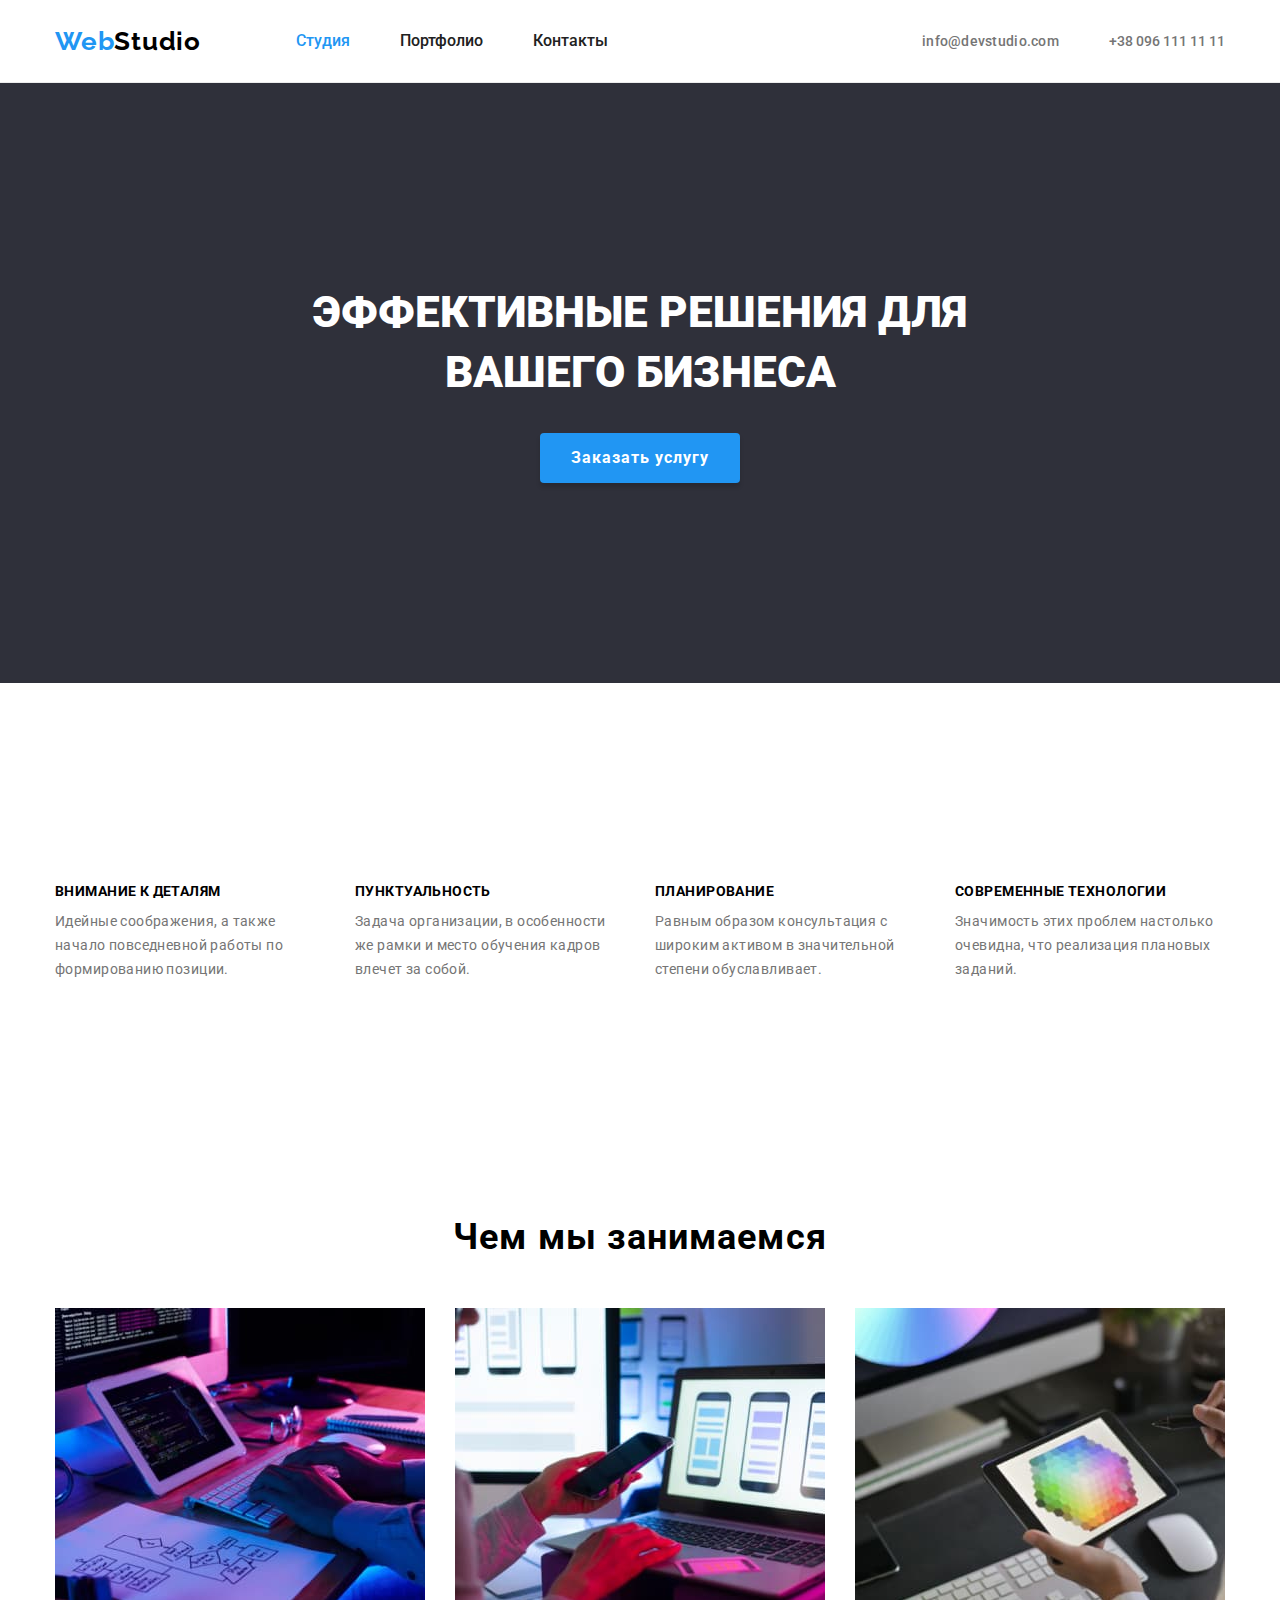
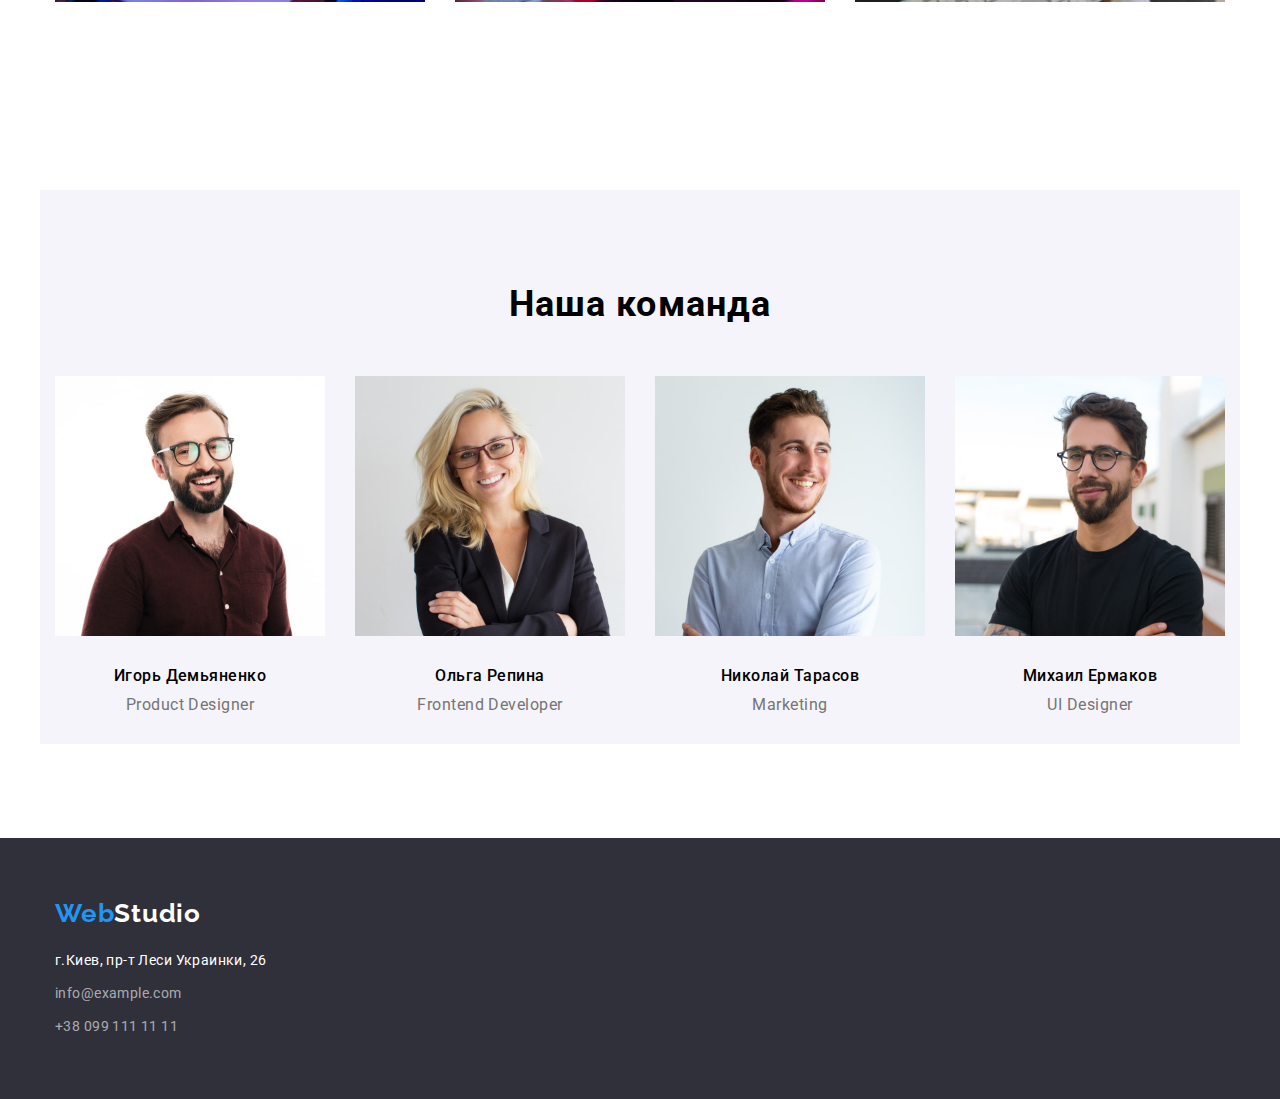
<file: index.html>
<!DOCTYPE html>
<html lang="ru">

<head>
    <meta charset="UTF-8">
    <meta http-equiv="X-UA-Compatible" content="IE=edge">
    <meta name="viewport" content="width=device-width, initial-scale=1.0">
    <title>WebStudio</title>
    <link rel="preconnect" href="https://fonts.googleapis.com">
    <link rel="preconnect" href="https://fonts.gstatic.com" crossorigin>
    <link
        href="https://fonts.googleapis.com/css2?family=Raleway:wght@700&family=Roboto:wght@400;500;700;900&display=swap"
        rel="stylesheet" />
    <link rel="stylesheet"
        href="https://cdnjs.cloudflare.com/ajax/libs/modern-normalize/1.1.0/modern-normalize.min.css" />
    <link rel="stylesheet" href="./css/styles.css">

</head>

<!-- BODY-->

<body>
    <main>
        <!-- HEADER -->
        <header class="header">
            <div class="conteiner header-conteiner">
                <nav class="navigation">
                    <a class="logo link" lang="en" href="./"><span class="link logo-blue">Web</span>Studio</a>
                    <ul class="menu list">
                        <li class="nav-item">
                            <a class="link menu-link current" href="">Студия</a>
                        </li>
                        <li class="nav-item">
                            <a class="link menu-link" href="./portfolio.html">Портфолио</a>
                        </li>
                        <li class="nav-item">
                            <a class="link menu-link" href="">Контакты</a>
                        </li>
                    </ul>
                </nav>
                <ul class="tel-mail-link list">
                    <li class="list-mail-link"><a class="mail-link link"
                            href="mailto:info@devstudio.com">info@devstudio.com</a></li>
                    <li class="list-mail-link"><a class="tel-link link" href="tel:+380961111111">+38 096 111 11 11</a>
                    </li>
                </ul>
            </div>
        </header>
        <!-- HERO -->
        <section class="hero">
            <div class="conteiner">
                <h1 class="hero-title">Эффективные решения для вашего бизнеса</h1>
                <button class="btn modal-btn" type="submit">Заказать услугу</button>
            </div>
        </section>
        <!-- ABOUT -->
        <section class=" section">
            <div class="conteiner ">
                <h2 class="visualy-hidden">переваги</h2>
                <ul class="about-title list">

                    <li class="content about">
                        <h3 class="about-main">
                            Внимание к деталям
                        </h3>
                        <p class="about-main-text">
                            Идейные соображения, а также начало повседневной работы по формированию позиции.
                        </p>
                    </li>

                    <li class="content about">
                        <h3 class="about-main">
                            Пунктуальность
                        </h3>
                        <p class="about-main-text">
                            Задача организации, в особенности же рамки и место обучения кадров влечет за собой.
                        </p>
                    </li>
                    <li class="content about">
                        <h3 class="about-main">
                            Планирование

                        </h3>
                        <p class="about-main-text">
                            Равным образом консультация с широким активом в значительной степени обуславливает.

                        </p>
                    </li>

                    <li class="content about">
                        <h3 class="about-main">
                            Современные технологии

                        </h3>
                        <p class="about-main-text">
                            Значимость этих проблем настолько очевидна, что реализация плановых заданий.
                        </p>
                    </li>

                </ul>
            </div>
        </section>

        <section class="section">
            <div class="conteiner">
                <h2 class="working-moments section-title">Чем мы занимаемся</h2>
                <ul class="working-title  about-title list">
                    <li class="working-title-list">
                        <img src="./imiges/about/picture1.jpg" alt=" Програміст набирає текст" width="370">
                    </li>
                    <li class="working-title-list">
                        <img src="./imiges/about/picture2.jpg" alt="Людина за компютером" width="370">
                    </li>
                    <li class="working-title-list">
                        <img src=" ./imiges/about/picture3.jpg" alt="Людина з планшетом" width="370">
                    </li>
                </ul>
            </div>
        </section>
        <!-- TEAM -->
        <section class="section">
            <div class="team-our conteiner">
                <h2 class="team section-title">Наша команда</h2>
                <ul class="about-team list">
                    <li class="team-list">
                        <img src="./imiges/about/team_card1.jpg" alt="Фотографія Ігоря" width="270">
                        <div class="team-item">
                            <h3 class="team-hiro">Игорь Демьяненко</h3>
                            <p class="time-proff" lang="en">Product Designer</p>
                        </div>
                    </li>
                    <li class="team-list">
                        <img src="./imiges/about/team_card2.jpg" alt="Фотографія Ольги" width="270">
                        <div class="team-item">
                            <h3 class="team-hiro">Ольга Репина</h3>
                            <p class="time-proff" lang="en">Frontend Developer</p>
                        </div>
                    </li>
                    <li class="team-list">
                        <img src="./imiges/about/team_card3.jpg" alt="Фотографія Николая" width="270">
                        <div class="team-item">
                            <h3 class="team-hiro">Николай Тарасов</h3>
                            <p class="time-proff" lang="en">Marketing</p>
                        </div>
                    </li>
                    <li class="team-list">
                        <img src="./imiges/about/team_card4.jpg" alt="Фотографія Михайла" width="270">
                        <div class="team-item">
                            <h3 class="team-hiro">Михаил Ермаков</h3>
                            <p class="time-proff" lang="en">UI Designer</p>
                        </div>
                    </li>
                </ul>
            </div>
        </section>
        <footer class="footer">

            <address class="footer-nav">
                <a class="logo-foot link" lang="en" href="./"><span class="logo-blue link">Web</span>Studio</a>
                <ul class="list footer-list ">
                    <li class="footer-item">
                        <a class="addres link" href="https://goo.gl/maps/UP7tp5dbjEetq2736" target="_blank"
                            rel="noopener noreferrer">г.Киев,
                            пр-т Леси Украинки, 26</a>
                    </li>

                    <li class="footer-item">
                        <a class="contacts link" href="mailto:info@example.com">info@example.com</a>
                    </li>
                    <li class="footer-item">
                        <a class="contacts link" href="tel:+380991111111">+38 099 111 11 11</a>
                    </li>
                </ul>
            </address>
        </footer>
    </main>
</body>

</html>
</file>
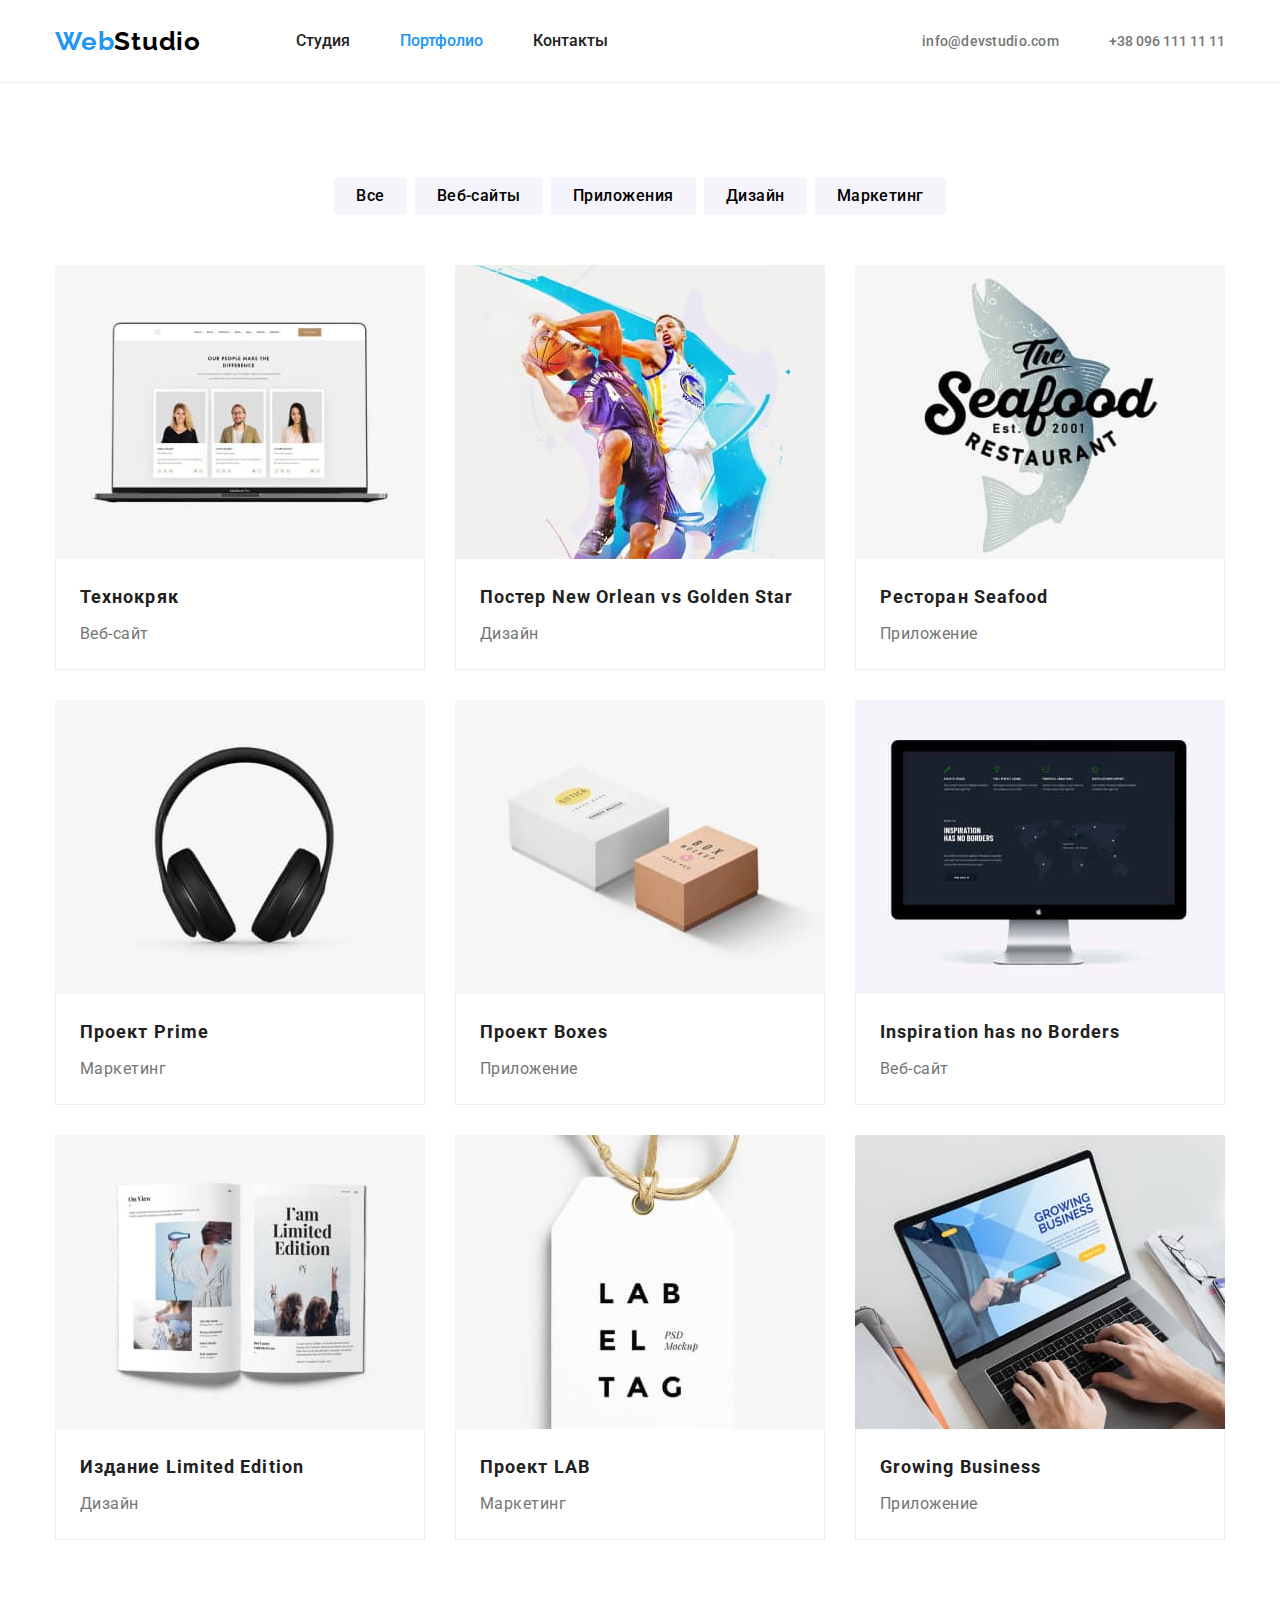
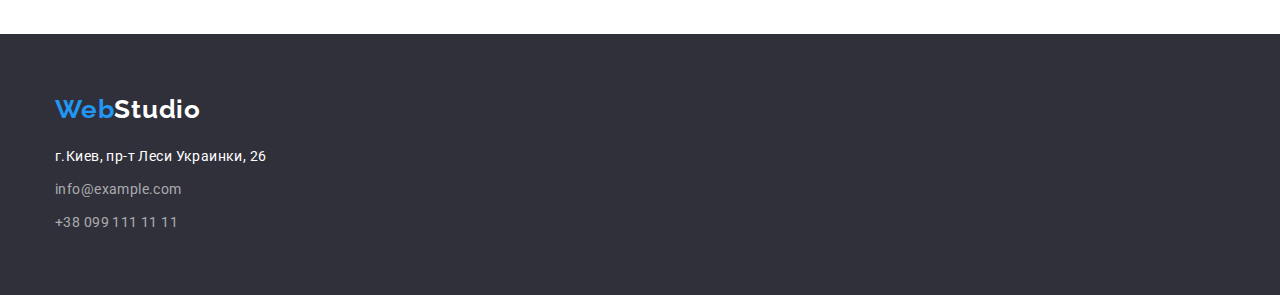
<file: portfolio.html>
<!DOCTYPE html>
<html lang="ru">

<head>
    <meta charset="UTF-8">
    <meta http-equiv="X-UA-Compatible" content="IE=edge">
    <meta name="viewport" content="width=device-width, initial-scale=1.0">
    <title>Portfolio</title>
    <link rel="preconnect" href="https://fonts.googleapis.com">
    <link rel="preconnect" href="https://fonts.gstatic.com" crossorigin>
    <link
        href="https://fonts.googleapis.com/css2?family=Raleway:wght@700&family=Roboto:wght@400;500;700;900&display=swap"
        rel="stylesheet" />
    <link rel="stylesheet"
        href="https://cdnjs.cloudflare.com/ajax/libs/modern-normalize/1.1.0/modern-normalize.min.css" />
    <link rel="stylesheet" href="./css/styles.css">

</head>

<body>
    <main>
        <!-- HEADER -->
        <header class="header">
            <div class="conteiner header-conteiner">
                <nav class="navigation">
                    <a class="logo link" lang="en" href="./"><span class="link logo-blue">Web</span>Studio</a>
                    <ul class="menu list">
                        <li class="nav-item">
                            <a class="link menu-link" href="./index.html">Студия</a>
                        </li>
                        <li class="nav-item">
                            <a class="link menu-link current" href="">Портфолио</a>
                        </li>
                        <li class="nav-item">
                            <a class="link menu-link" href="">Контакты</a>
                        </li>
                    </ul>
                </nav>
                <ul class="tel-mail-link list">
                    <li class="list-mail-link"><a class="mail-link link"
                            href="mailto:info@devstudio.com">info@devstudio.com</a>
                    </li>
                    <li class="list-mail-link"><a class="tel-link link" href="tel:+380961111111">+38 096 111 11 11</a>
                    </li>
                </ul>
            </div>
        </header>
        <section class="section">
            <div class="conteiner">
                <h1 class="visualy-hidden">Портфоліо</h1>
                <!--panel button-->
                <h2 class="visualy-hidden">Панель кнопок</h2>
                <ul class="list menu-button">
                    <li class="btn-list">
                        <button class="btn menu-btn" type="button">Все</button>
                    </li>
                    <li class="btn-list">
                        <button class="btn menu-btn" type="button">Веб-сайты</button>
                    </li>
                    <li class="btn-list">
                        <button class="btn menu-btn" type="button">Приложения</button>
                    </li>
                    <li class="btn-list">
                        <button class="btn menu-btn" type="button">Дизайн</button>
                    </li>
                    <li class="btn-list">
                        <button class=" btn menu-btn" type="button">Маркетинг</button>
                    </li>
                </ul>
                <!--panel pictures-->
                <h2 class="visualy-hidden">Послуги що надаємо</h2>
                <ul class="menu-portfolio">
                    <li class="list portfolio-list">
                        <a class="link" href="#">
                            <img src="./imiges/portfolio/img-1.jpg" alt="макет сайту на ноутбуку" width="370">
                            <div class="menu-item">
                                <h3 class="production">Технокряк</h3>
                                <p class="production-zone">Веб-сайт</p>
                            </div>
                        </a>
                    </li>
                    <li class="list portfolio-list">
                        <a class="link" href="#">
                            <img src="./imiges/portfolio/img-2.jpg" alt="2 спортсмени з м'ячем" width="370">
                            <div class="menu-item">
                                <h3 class="production">Постер New Orlean vs Golden Star</h3>
                                <p class="production-zone">Дизайн</p>
                            </div>
                        </a>
                    </li>
                    <li class="list portfolio-list">
                        <a class="link" href="#">
                            <img src="./imiges/portfolio/img-3.jpg" alt="логотип ресторану" width="370">
                            <div class="menu-item">
                                <h3 class="production">Ресторан Seafood</h3>
                                <p class="production-zone">Приложение</p>
                            </div>
                        </a>
                    </li>
                    <li class="list portfolio-list">
                        <a class="link" href="#">
                            <img src="./imiges/portfolio/img-4.jpg" alt="навушники" width="370">
                            <div class="menu-item">
                                <h3 class="production">Проект Prime</h3>
                                <p class="production-zone">Маркетинг</p>
                            </div>
                        </a>
                    </li>
                    <li class="list portfolio-list">
                        <a class="link" href="#">
                            <img src="./imiges/portfolio/img-5.jpg" alt="2 коробки біла і коричнева" width="370">
                            <div class="menu-item">
                                <h3 class="production">Проект Boxes</h3>
                                <p class="production-zone">Приложение</p>
                            </div>
                        </a>
                    </li>
                    <li class="list portfolio-list">
                        <a class="link" href="#">
                            <img src="./imiges/portfolio/img-6.jpg" alt="картинка на моніторі комп'ютера" width="370">
                            <div class="menu-item">
                                <h3 class="production" lang="en">Inspiration has no Borders</h3>
                                <p class="production-zone">Веб-сайт</p>
                            </div>
                        </a>
                    </li>
                    <li class="list portfolio-list">
                        <a class="link" href="#">
                            <img src="./imiges/portfolio/img-7.jpg" alt="журнал в розгорнотому виді" width="370">
                            <div class="menu-item">
                                <h3 class="production">Издание Limited Edition</h3>
                                <p class="production-zone">Дизайн</p>
                            </div>
                        </a>
                    </li>
                    <li class="list portfolio-list">
                        <a class="link" href="#">
                            <img src="./imiges/portfolio/img-8.jpg" alt="бірка від чогось" width="370">
                            <div class="menu-item">
                                <h3 class="production">Проект LAB</h3>
                                <p class="production-zone">Маркетинг</p>
                            </div>
                        </a>
                    </li>
                    <li class="list portfolio-list">
                        <a class="link" href="#">
                            <img src="./imiges/portfolio/img-9.jpg" alt="людина працює з ноутбуком" width="370">
                            <div class="menu-item">
                                <h3 class="production">Growing Business</h3>
                                <p class="production-zone">Приложение</p>
                            </div>
                        </a>
                    </li>
                </ul>
            </div>
        </section>
        <footer class="footer">
            <address class="footer-nav">
                <a class="logo-foot link" lang="en" href="./"><span class="logo-blue link">Web</span>Studio</a>
                <ul class="list footer-list ">
                    <li class="footer-item">
                        <a class="addres link" href="https://goo.gl/maps/UP7tp5dbjEetq2736" target="_blank"
                            rel="noopener noreferrer">г.Киев,
                            пр-т Леси Украинки, 26</a>
                    </li>

                    <li class="footer-item">
                        <a class="contacts link" href="mailto:info@example.com">info@example.com</a>
                    </li>
                    <li class="footer-item">
                        <a class="contacts link" href="tel:+380991111111">+38 099 111 11 11</a>
                    </li>
                </ul>
            </address>
        </footer>
    </main>
</body>

</html>
</file>
<file: css/styles.css>
:root{
    --main-font:"Roboto", sans-serif;
    --secondary-font:"Raleway", sans-serif;
    
    --text-color:#000;
    --main-color: #212121;
    --secondary-color: #ffffff;
    --accent-color: #2196f3;
    --p-text-color: #757575;
    --hero-footer-color: #2f303a;
    --our-team-color: #f5f4fa;
    --footer-link-color: rgba(255, 255, 255, 0.6);
    --border-color: #ececec;
}

html{
    box-sizing: border-box;
}

*,
*::after,
*::before{
    box-sizing: inherit;
}

/*стилі для онулення верхніх відступів*/

h1,
h2,
h3,
h4,
h5,
h6,
p{
    margin-top: 0;
    margin-bottom: 0;
}

ul,
ol {
    margin-top: 0;
    margin-bottom: 0;
    padding-left: 0;
}
/*клас для онулення базових характеристик ul,ol*/
.list{
    list-style: none;
}

/*клас для онулення базових характеристик ссилок*/

.link{
    text-decoration: none;
    color: inherit;
}
/*властовості для коректного відображення картинок*/
img{
    display: block;
    max-width: 100%;
    height: auto;
}

/*властовості для онулення курсива у address*/
address{
    font-style: normal;
    font-style: inherit;
}
text{
    color: var(--main-color);
}
body {
    font-family:var(--main-font);    
}
.btn{
    display: block;
    font-family: inherit;
    border: none;
    background-color: transparent;
    cursor: pointer;
    color: inherit;

}
.section{
    padding-top: 94px;
    padding-bottom: 94px;
}

.conteiner{
    width: 1200px;
    margin: 0 auto;
    padding-left: 15px;
    padding-right: 15px;
    /*outline: 2px solid red ;*/

}
/*===HEADER===*/
.header{
    background-color: var(--secondary-color);
    border-bottom: 1px solid var(--border-color);

}
/*.header .conteiner{
    display: flex;
    align-items: center;
    margin-left: auto;
}*/


.header-conteiner{
    display: flex;
    align-items: center;
    margin-left: auto;
}
.navigation{
    display: flex;
    align-items: center;
}
/* ===LOGOTYPE===*/
.logo{

    margin-right: 95px;
    font-family: var(--secondary-font);
    font-weight: 700;
    font-size: 26px;
    line-height: 1.19;
    letter-spacing: 0.03em;
    color: var(--text-color);
}

.logo-blue{
    color: var(--accent-color)
}


/* ===END LOGOTYPE===*/

.menu{
    display: flex;
    align-items: center;
}
.tel-mail-link{
    display: flex;
    align-items: center;
    margin-left: auto;
}
.list-mail-link + .list-mail-link{
    margin-left: 50px;
}

.mail-link:last-child{
    /*margin-right: 50px;*/
}

.menu-list{
    display:inline-block;
}
.nav-item + .nav-item{
    margin-left: 50px;
}
.nav-item:not(:first-child){
    /*margin-left: 50px;*/
}

.menu-link{  
    display: block;
    padding-top: 32px;
    padding-bottom: 32px;
    /*display: flex ;*/
    font-weight: 500;
    /*font-size: 14px;*/
    line-height: 1.14;

    color: var(--main-color);
    position: relative;
}
.menu-link:hover,
.menu-link:focus{
    color: var(--accent-color);
}
.menu-link.current{
    color: var(--accent-color);
}
.mail-link{
    font-weight: 500;
    font-size: 14px;
    line-height: 1.14;
    letter-spacing: 0.02em;
    color: var(--p-text-color);
} 
.mail-link:hover,
.mail-link:focus{
    color: var(--accent-color);
}

.tel-link{
    font-weight: 500;
    font-size: 14px;
    line-height: 1.14;
    color: var(--p-text-color); 
}
    .tel-link:hover,
    .tel-link:focus{
    color: var(--accent-color);
}


/*===END HEADER===*/
/*===HERO===*/
.hero{
    background: var(--hero-footer-color);
    padding-top: 200px;
    padding-bottom: 200px;
    text-align: center;
}
    
.hero .conteiner{
    width: 695px;
}
.hero-title{
    margin-bottom: 30px;
    font-weight: 900;
    font-size: 44px;
    line-height: 1.36;
    text-transform:uppercase;
    color: var(--secondary-color)

}
.modal-btn{
    padding-top: 10px 32px;
    margin: 0 auto;
    font-weight: 700;;
    font-size: 16px;
    line-height: 1.87;
    letter-spacing: 0.06em;
    /*display: flex;
    cursor: pointer;*/
    color: var(--secondary-color);
    background-color: var(--accent-color);
    width: 200px;
    height: 50px;
    box-shadow: 0px 4px 4px rgba(0, 0, 0, 0.15);
    border-radius: 4px;
}

/*===AND HERO===*/

/*===DESCRIPTION===*/
.visualy-hidden{
    position: absolute;
    clip: rect(0 0  0 0);
    width: 1px;
    height: 1px;
    margin: -1px;
}

/*===ABOUT===*/
.about-title{
    display: flex;
}
.about:not(:first-child){
    margin-left: 30px;
}
.content{
    padding-top: 107px;
    padding-bottom: 47px;
    display:block;
    /*text-align: justify;
    justify-content:space-between;*/
    flex-basis: calc((100% - 3*30px)/4);
    /*width: 270px;*/ 
    
}
.about-main{
    text-transform: uppercase;
    padding-bottom: 10px;
    font-weight: 700;
    font-size: 14px;
    line-height: 1.14;
    letter-spacing: 0.03em;    
}

.about-main-text{
    font-weight: 400;
    font-size: 14px;
    line-height: 1.71;
    letter-spacing: 0.03em;
    color: var(--p-text-color);   
}
.section{
    padding-bottom: 94px;
}
.section-title{
    padding-bottom: 50px;
}
.working-moments{
    padding-bottom: 50px;
    font-weight: 700;
    font-size: 36px;
    line-height: 1.16;
    text-align: center;
    letter-spacing: 0.03em;  
}
.working-title-list{
    display: flex;
    flex-basis: calc((100% -2*30px)/3);
}
.working-title-list:not(:first-child){
    margin-left: 30px;
}
/*===AND ABOUT===*/
/*===TEAM===*/
.team-our{
    background-color: var(--our-team-color);

}
.about-team{
    display: flex;
}

.team{
    font-weight: 700;
    font-size: 36px;
    line-height: 1.16;
    text-align: center;
    letter-spacing: 0.03em;
    padding-top: 94px;   
}
.team-list{
    flex-basis: calc((100% -3*30px)/4);

}
.team-list:not(:first-child){
    padding-left: 30px;
}
.team-hiro{
    font-weight: 500;
    font-size: 16px;
    line-height: 1.19;
    text-align: center;
    letter-spacing: 0.03em;
    padding-bottom: 10px;
    
}
.time-proff{
    font-weight: 400;
    font-size: 16px;
    line-height: 1.19;
    text-align: center;
    letter-spacing: 0.03em;
    color: var(--p-text-color);
}
.team-item{
    padding: 30px;
}
/*===AND TEAM===*/
/*===FOOTTER===*/
.footer{
    background-color: var(--hero-footer-color);
    /*width: 1600px;
    height: 252px;*/
    padding-top: 60px;
    padding-bottom: 60px;
}
.footer-nav{
    margin-left: 50px;
    width: 1200px;
    margin: auto;
    padding-left: 15px;
    padding-right: 15px;
    font-style: inherit;
}
.logo-foot{
    font-family: var(--secondary-font);
    font-weight: 700;
    font-size: 26px;
    line-height: 1.19;
    letter-spacing: 0.03em;
    color: var(--secondary-color);
}
.footer-list{
    margin-top: 20px;
}
.footer-item:not(:first-child){
    padding-top: 9px;
}
.contacts,
.addres{
    font-style: normal;
    font-weight: 400;       
    font-size: 14px;
    line-height: 1.71;
    letter-spacing: 0.03em;
    
}
.addres{
    color: var(--secondary-color);
}
.contacts{
    color: var(--footer-link-color);
}
.addres:hover,
.addres:focus{
    color: var(--secondary-color);
}
.contacts:hover,
.contacts:focus{
    color: var(--secondary-color);
}
/*===AND FOOTTER===*/


/*=====PORTFOLIO=====*/

.menu-button{
    display: flex;
    justify-content: center;
    margin-bottom: 50px;
}
.btn-list:not(:first-child){
    margin-left: 8px;
}
.menu-link.current {
    color: var(--accent-color);
}
.btn-list{
    

    /*color: var(--main-color);*/

    }
.menu-btn{
    font-family:var(--main-font);
    padding: 6px 22px;
    font-weight: 500;
    font-size: 16px;
    line-height: 1.62;
    letter-spacing: 0.03em;
    background: var(--our-team-color);
    border-radius: 4px;

}
.menu-btn:hover,
.menu-btn:focus{
    background-color:var(--accent-color);
    box-shadow: 0px 3px 1px rgba(0, 0, 0, 0.1), 0px 1px 2px rgba(0, 0, 0, 0.08),
    0px 2px 2px rgba(0, 0, 0, 0.12);
    color:var(--secondary-color);
}

.btn-list.current{
    background: var(--accent-color);
    color: var(--secondary-color);
}

.menu-portfolio{
    display: flex;
    flex-wrap: wrap;
    margin-left: -30px;
    margin-top: -30px;
}

.portfolio-list{
    margin-left: 30px;
    margin-top: 30px;
    flex-basis: calc((100% - 90px) / 3);
}
.menu-item{
    padding: 20px 24px;
    border-left: 1px solid var(--border-color);
    border-right: 1px solid var(--border-color);
    border-bottom: 1px solid var(--border-color);
}
.production{
    margin-bottom: 4px;
    font-weight: 700;
    font-size: 18px;
    line-height: 2;
    letter-spacing: 0.06em;
    color: var(--main-color);
}
.production-zone{
    font-size: 16px;
    line-height: 1.88;
    letter-spacing: 0.03em;
    color: var(--p-text-color);
}
/*=====AND PORTFOLIO=====*/
</file>
